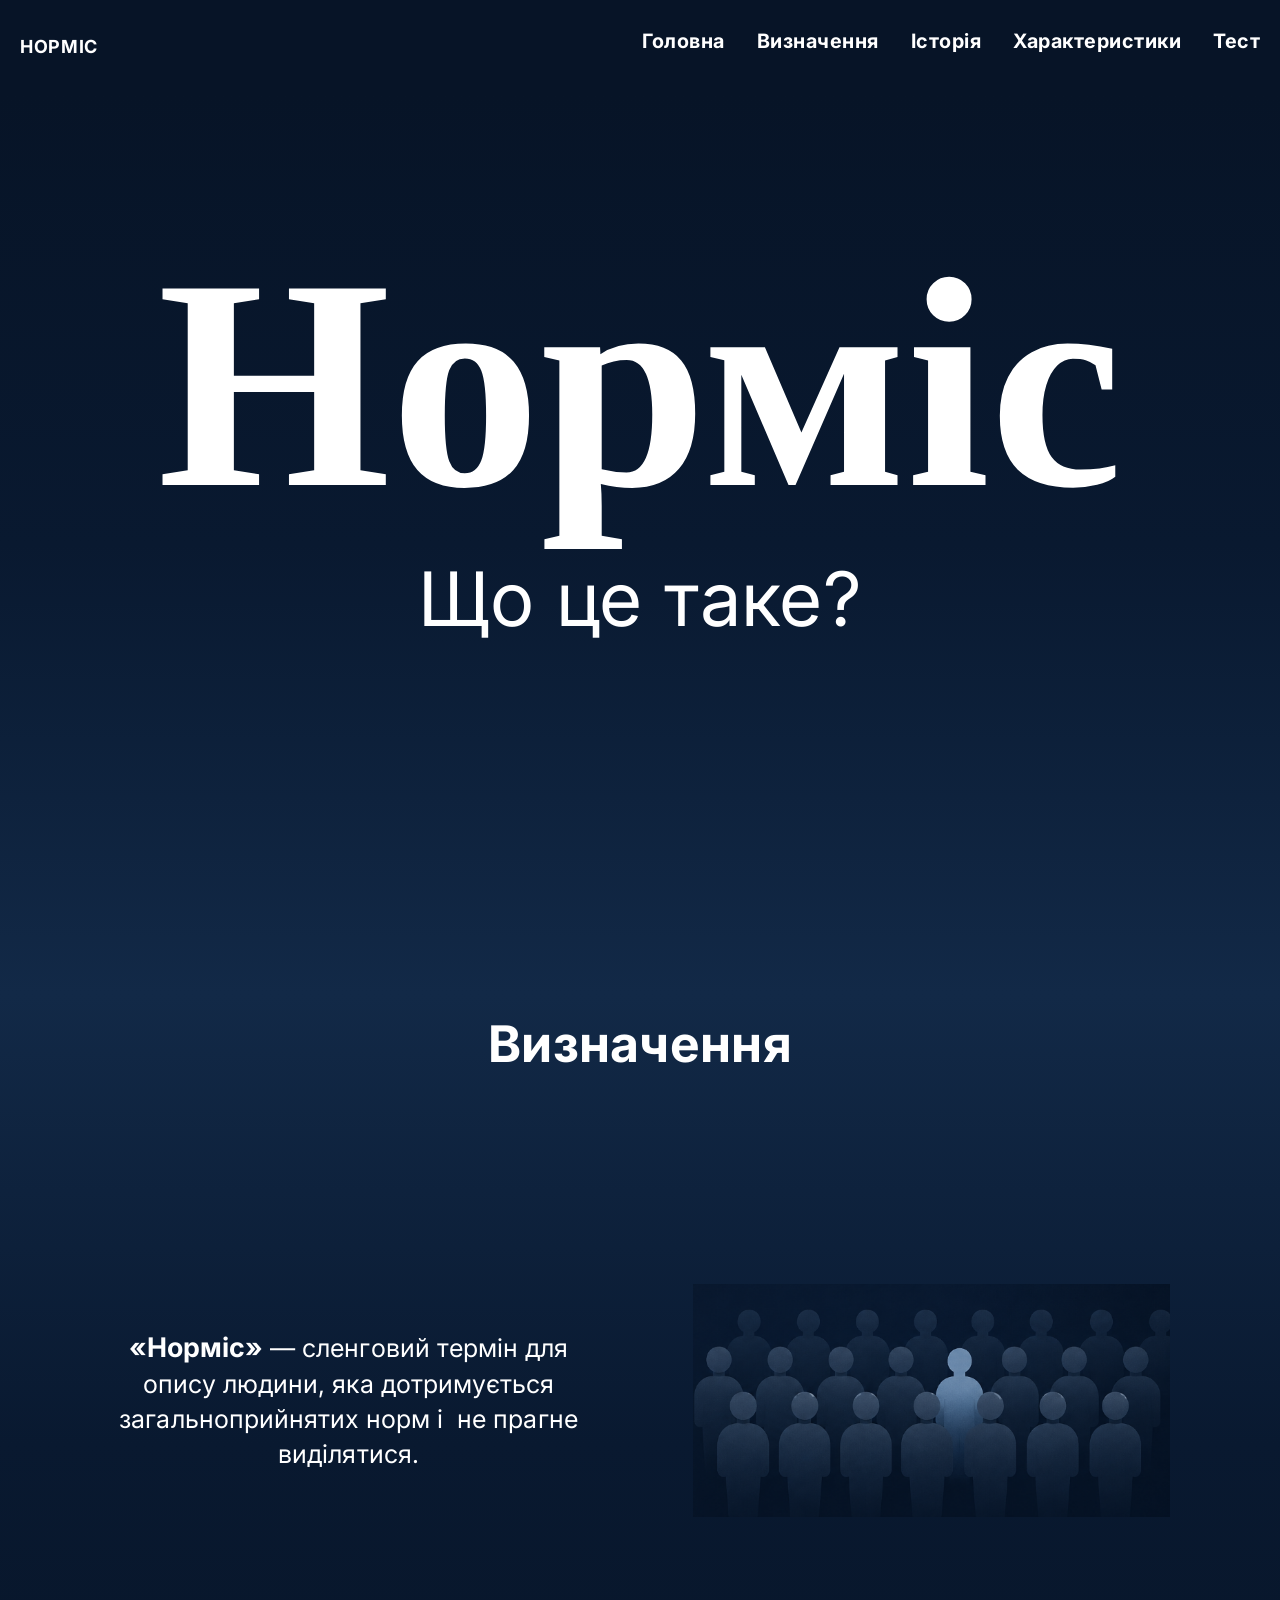
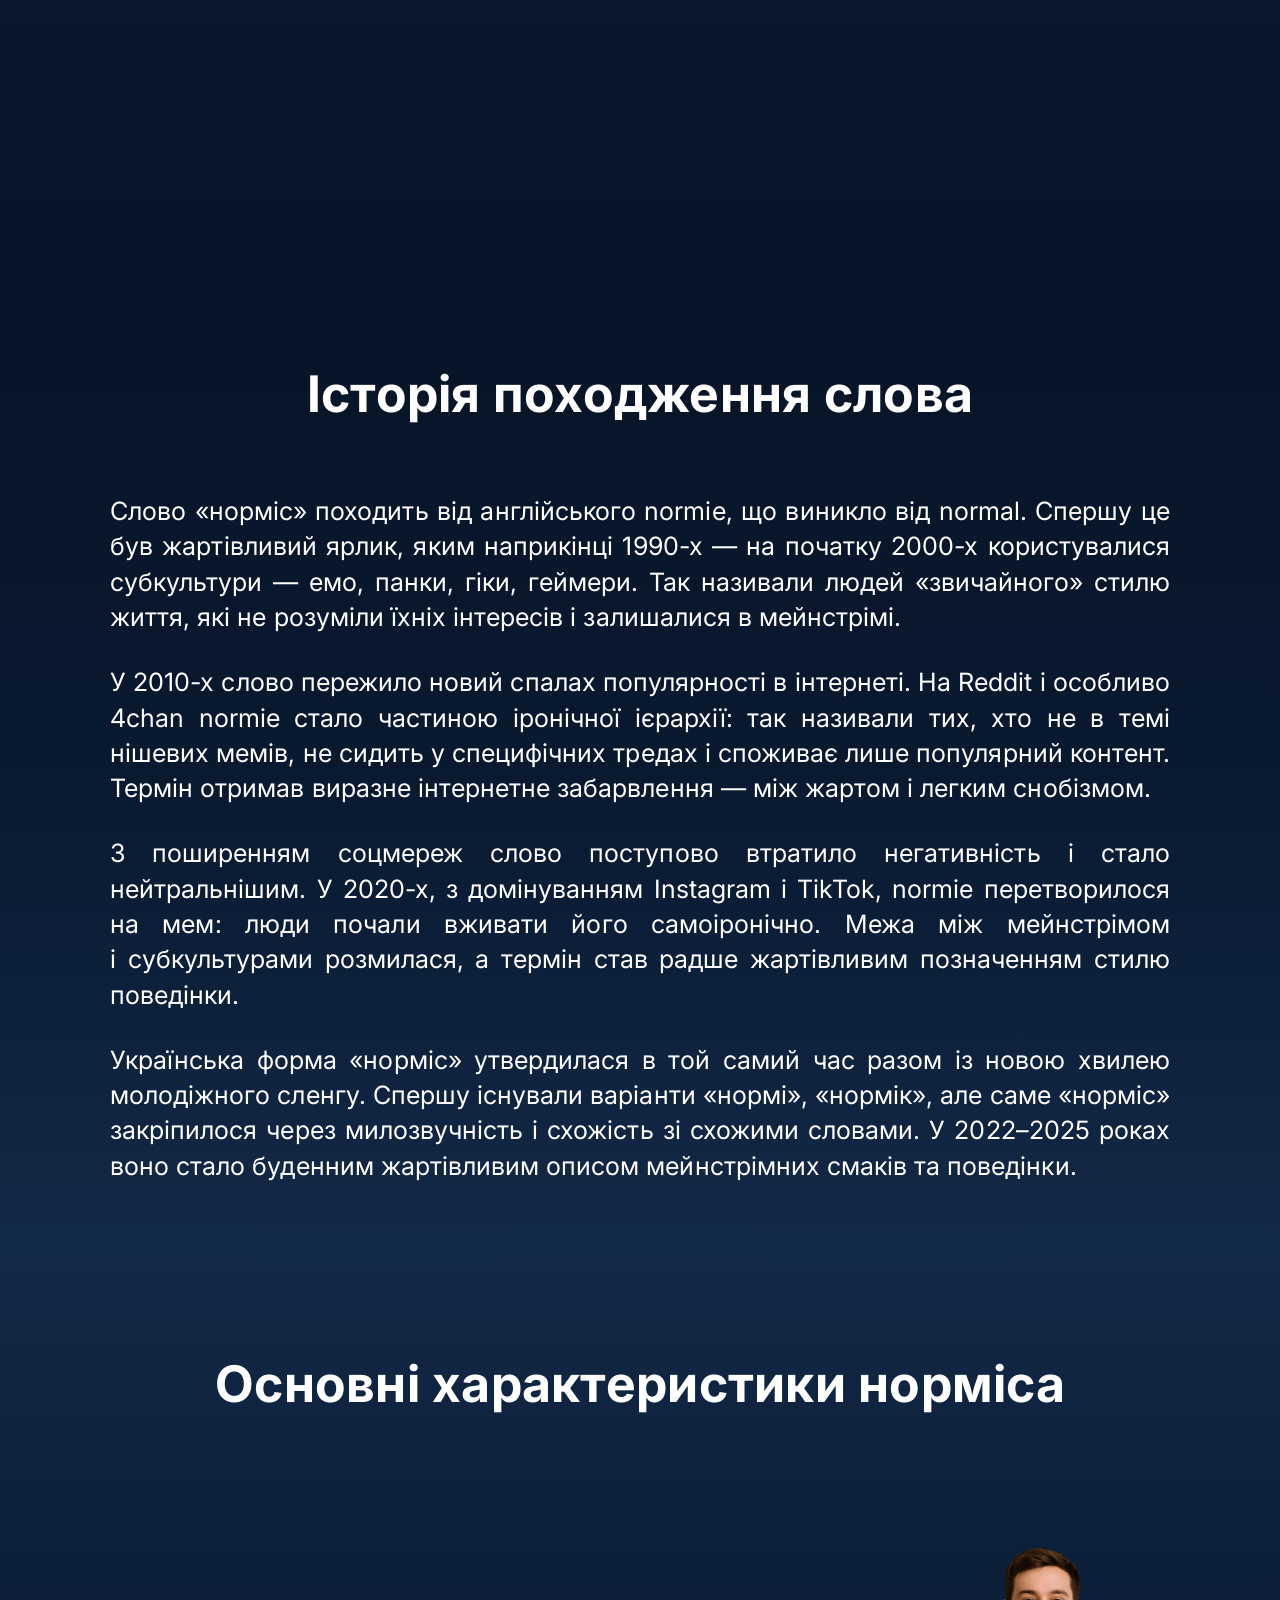
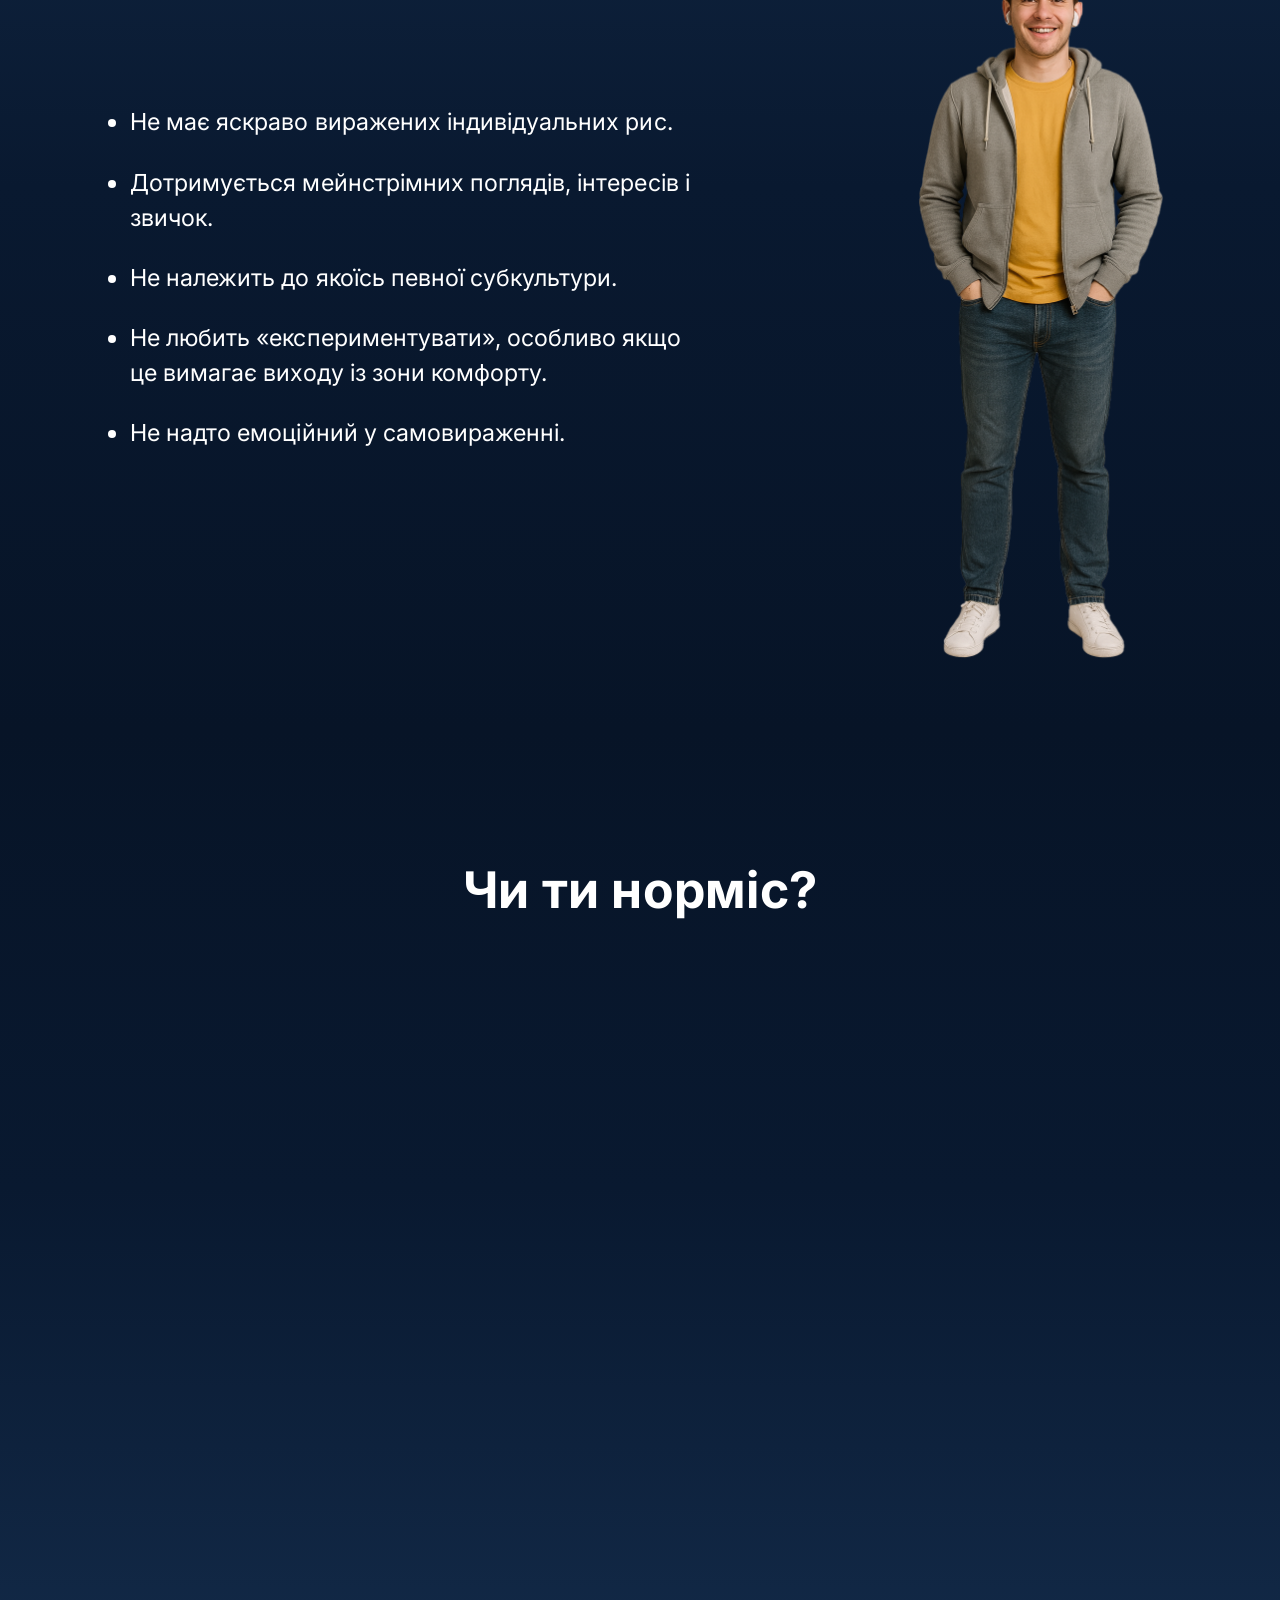
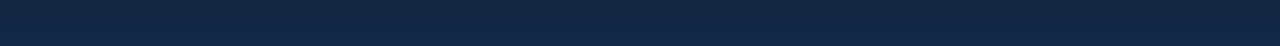
<file: index.html>
<!DOCTYPE html>
<html lang="uk">
<head>
    <meta charset="UTF-8">
    <meta name="viewport" content="width=device-width, initial-scale=1.0">
    <title>мій лендинг</title>

    <link rel="stylesheet" href="css/normalize.css">
    <link rel="stylesheet" href="css/fonts.css">
    <link rel="stylesheet" href="css/layout.css">
    <link rel="stylesheet" href="css/style.css">
    <link rel="stylesheet" href="css/header.css">
    <link rel="stylesheet" href="css/definition.css">
    <link rel="stylesheet" href="css/history.css">
    <link rel="stylesheet" href="css/characteristics.css">
    <link rel="stylesheet" href="css/quiz.css">
    <link rel="stylesheet" href="css/nav.css">
    <link rel="stylesheet" href="css/burger.css">
</head>

<body id="top">

    <nav>
        <div class="navbar">
            <a href="#top" class="logo">
                <span>Норміс</span>
            </a>
            <div class="navigation">
                <button class="nav-icon">
                    <span></span><span></span><span></span><span></span>
                </button>
                <ul class="level_1">
                    <li><a class="nav-link" href="#top">Головна</a></li>
                    <li><a class="nav-link" href="#s1">Визначення</a></li>
                    <li><a class="nav-link" href="#s2">Історія</a></li>
                    <li><a class="nav-link" href="#s3">Характеристики</a></li>
                    <li><a class="nav-link" href="#s4">Тест</a></li>
                </ul>
            </div>
        </div>
    </nav>

    <header>
        <div class="inside">
            <div class="row">
                <div class="col c1">
                    <h1>Норміс</h1>
                    <h2>Що це таке?</h2>
                </div>
            </div>
        </div>
    </header>

    <section  id="s1" class="definition">
            <div class="container">
                <h3 class="title">Визначення</h3>
            </div>
        </div>

        <div class="container">
            <div class="row">
                <div class="col-image">
                    <img src="img/men_3.png" alt="Норміс">
                </div>

                <div class="col c2">
                    <p>
                        <b>«Норміс»</b>&nbsp;— сленговий термін для опису людини, яка дотримується загальноприйнятих норм і&nbsp; не прагне виділятися.
                    </p>
                </div>
            </div>
        </div>
    </section>

<section id="s2" class="history">
        <div class="container">
            <h3 class="title">Історія походження слова</h3>
        </div>
    </div>

    <div class="container">
        <div class="history-content">
            <p>Слово «норміс» походить від англійського normie, що виникло від normal. Спершу це був жартівливий ярлик, яким наприкінці 1990-х&nbsp;— на початку 2000-х користувалися субкультури — емо, панки, гіки, геймери. Так називали людей «звичайного» стилю життя, які не розуміли їхніх інтересів і&nbsp;залишалися в мейнстрімі.</p>

            <p>У&nbsp;2010-х слово пережило новий спалах популярності в інтернеті. На Reddit і&nbsp;особливо 4chan normie стало частиною іронічної ієрархії: так називали тих, хто не в темі нішевих мемів, не сидить у&nbsp;специфічних тредах і&nbsp;споживає лише популярний контент. Термін отримав виразне інтернетне забарвлення — між жартом і&nbsp;легким снобізмом.</p>

            <p>З&nbsp;поширенням соцмереж слово поступово втратило негативність і&nbsp;стало нейтральнішим. У&nbsp;2020-х, з&nbsp;домінуванням Instagram і&nbsp;TikTok, normie перетворилося на мем: люди почали вживати його самоіронічно. Межа між мейнстрімом і&nbsp;субкультурами розмилася, а&nbsp;термін став радше жартівливим позначенням стилю поведінки.</p>

            <p>Українська форма «норміс» утвердилася в&nbsp;той самий час разом із новою хвилею молодіжного сленгу. Спершу існували варіанти «нормі», «нормік», але саме «норміс» закріпилося через милозвучність і&nbsp;схожість зі схожими словами. У&nbsp;2022–2025 роках воно стало буденним жартівливим описом мейнстрімних смаків та поведінки.</p>
        </div>
    </div>
</section>

<section id="s3" class="characteristics">
        <div class="container">
            <h3 class="title">Основні характеристики норміса</h3>
        </div>
    </div>

    <div class="container">
        <div class="row">
            <div class="col-text">
                <ul class="char-list">
                    <li>Не має яскраво виражених індивідуальних рис.</li>
                    <li>Дотримується мейнстрімних поглядів, інтересів і звичок.</li>
                    <li>Не належить до якоїсь певної субкультури.</li>
                    <li>Не любить «експериментувати», особливо якщо це вимагає виходу із зони комфорту.</li>
                    <li>Не надто емоційний у самовираженні.</li>
                </ul>
            </div>

            <div class="col-image">
                <img src="img/man_2.png" alt="Норміс">
            </div>
        </div>
    </div>
</section>

<section id="s4" class="quiz-section">
        <h3 class="title">Чи ти норміс?</h3>
    </div>

    <div class="quiz-row">
        <div class="quiz-col">
            <p class="animate-on-scroll row-1">Ти знаєш, що таке інтернет-<br>сленг?</p>
            <p class="animate-on-scroll row-2">Ти коли-небудь сидів<br>на інтернет-форумах або Reddit?</p>
            <p class="animate-on-scroll row-3">Ти розумієш більшість інтернет-<br>мемів?</p>
        </div>
        
        <div class="quiz-col">
            <p class="animate-on-scroll row-1">Ти знаєш, що означають слова<br>"cringe", "based", "NPC"?</p>
            <p class="animate-on-scroll row-2">Ти часто пояснюєш меми<br>іншим людям?</p>
            <p class="animate-on-scroll row-3">Ти знаєш старі меми<br>з інтернету?</p>
        </div>
    </div>

    <div class="quiz-result animate-on-scroll row-4">
        <p>Якщо більшість відповідей "ні" —<br>можливо, ти норміс.</p>
    </div>
</section>

<script src="js/nav.js"></script>
<script src="js/script.js"></script>

</body>
</html>
</file>
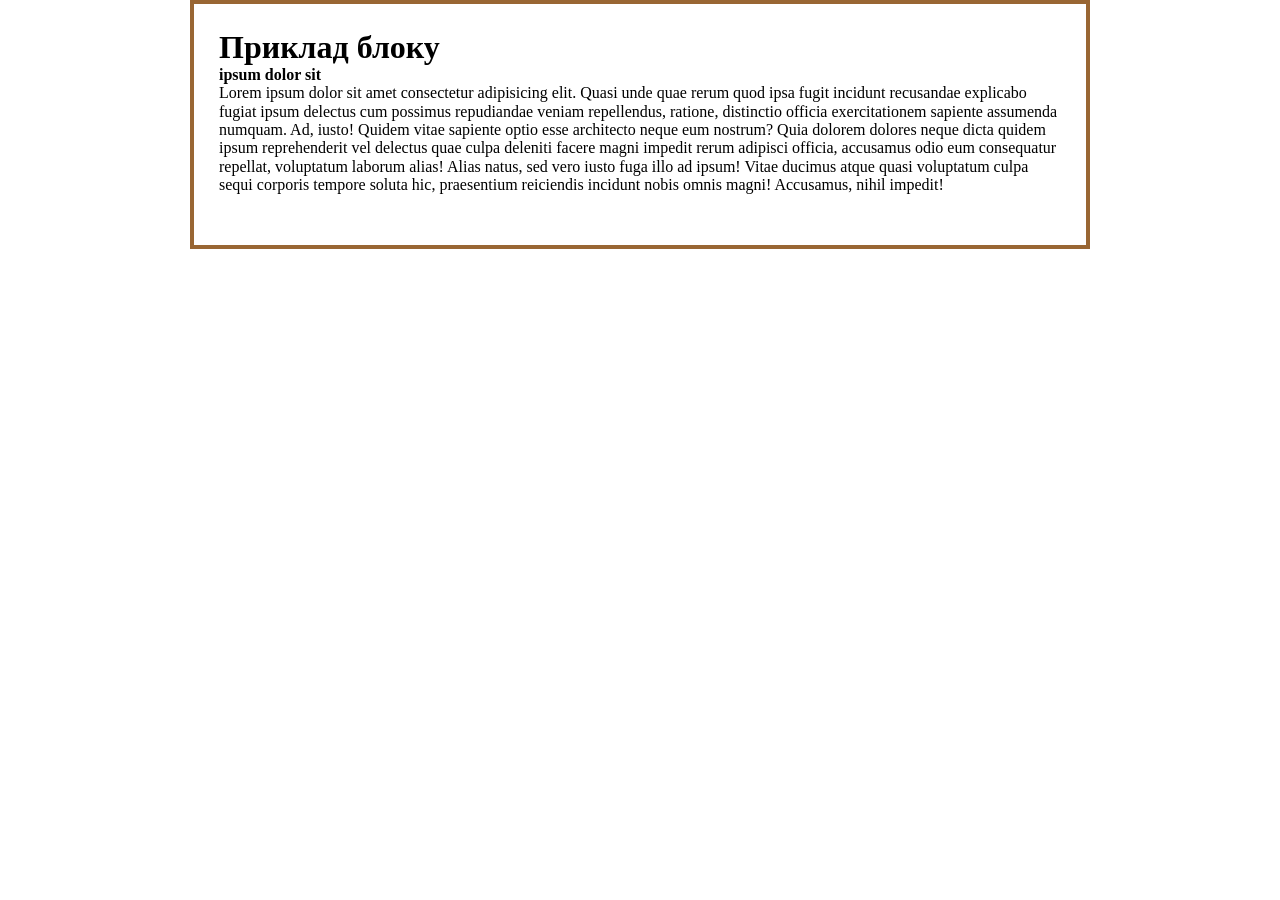
<file: block.html>
<!DOCTYPE html>
<html lang="uk">
<head>
    <meta charset="UTF-8">
    <meta name="viewport" content="width=device-width, initial-scale=1.0">
    <title>Поняття про блочну модель верстки</title>
    <link rel="stylesheet" href="CSS/normalize.css">
    <link rel="stylesheet" href="CSS/block-style.css">
</head>
<body>
    <div>
        <h1>Приклад блоку</h1>
        <p><span> ipsum dolor sit</span> Lorem ipsum dolor sit amet consectetur adipisicing elit. Quasi unde quae rerum quod ipsa fugit incidunt recusandae explicabo fugiat ipsum delectus cum possimus repudiandae veniam repellendus, ratione, distinctio officia exercitationem sapiente assumenda numquam. Ad, iusto! Quidem vitae sapiente optio esse architecto neque eum nostrum? Quia dolorem dolores neque dicta quidem ipsum reprehenderit vel delectus quae culpa deleniti facere magni impedit rerum adipisci officia, accusamus odio eum consequatur repellat, voluptatum laborum alias! Alias natus, sed vero iusto fuga illo ad ipsum! Vitae ducimus atque quasi voluptatum culpa sequi corporis tempore soluta hic, praesentium reiciendis incidunt nobis omnis magni! Accusamus, nihil impedit!</p>
    </div>
    
</body>
</html>
</file>
<file: css/fonts.css>
@font-face {
    font-family: "Inter"; 
    src: url('../fonts/Inter_18pt-Regular.woff') format('woff');
    font-style: normal;
    font-weight: 400;
    font-display: swap;
}


@font-face{
    font-family: "Inter";
    src: url('../fonts/Inter_18pt-Bold.woff') format('woff');
    font-style: normal;
    font-weight: 700;
    font-display: swap;
}

@font-face{
    font-family: "Tinos";
    src: url('../fonts/Tinos-Bold.woff') format('woff');
    font-style: normal;
    font-weight: 700;
    font-display: swap;
}
</file>
<file: css/layout.css>
:root {
    --txt-color-01: #fff;            /* Колір основного тексту */
    --txt-color-02: #fff;            /* Колір тексту інверсія */
    --header-color: #fff;            /* Колір заголовків */
    --lnk-color: #001735;            /* Колір покликань */ 
    --lnk-hover: #004d5d;            /* Колір при наведенні */
    --bg-main-color: #071427;        /* Колір основного фону */
    --bg-second-color: #122947;        /* Колір фону2 */
    --max-width: 1280px;
    --mob-padding: 20px;
    --ver-padding: 50px;
    --bord-radius: 20px;
    --ipad-padding: 20px;
    --brg-width: 30px;
    --brg-color: #fff;
}

html, body {
    font-family : "Inter", sans-serif;
    font-optical-sizing: auto;
    font-weight: 400;
    font-size: 18px;
    line-height: 1.4;                   /* Міжрядковий інтервал */
    font-style: normal;
    color: var(--txt-color-01);
    background: var(--bg-main-color);
    margin: 0; 
    padding: 0;                      
}

header, section {
    overflow: hidden;
    margin-top: 0 !important;
    margin-bottom: 0 !important;
}

header, 
.history, 
.quiz-section {
    background: linear-gradient(180deg, #071427 0%, #091930 50%, #122947 100%);
}

.definition, 
.characteristics {
    background: linear-gradient(180deg, #122947 0%, #091930 50%, #071427 100%);
}

.wrapper {
    display: flex;
    flex-direction: column;
    min-height: 100dvh;
    margin-left: auto;
    margin-right: auto;
    position: relative;
}

.title {
    text-align: center;
    font-family: "Inter", sans-serif;
    font-weight: 700;                 
    font-size: 2.8rem;
    margin: 0;                        
    padding-top: 70px;              
    padding-bottom: 70px;            
}

.definition .title {
    padding-top: 0;
    margin-top: 0;
}

#top section > div {
    max-width: 1100px;
    margin-left: auto;
    margin-right: auto;
}

h1 {
    font-family: "Tinos", sans-serif;
    font-style: normal;
    font-size: 16.67rem;
}

h2, h3, h4, h5, h6 {
    font-family : "Inter", sans-serif;
    font-style: normal;
}

h2 { font-size: 4.17rem;}
h3 { font-size: 2.8rem;}

header > .inside,
footer > .inside,
section > .inside,
.container {                           
    max-width: var(--max-width);
    margin-left: auto;
    margin-right: auto;
    padding-left: var(--ipad-padding);
    padding-right: var(--ipad-padding);
}

.fullscreen-center {
    display: flex;
    flex-direction: column;    
    justify-content: center;    
    align-items: center;        
    min-height: 100vh;          
    text-align: center;
}

.img-box img {
    display: block;
    width: 100%;
}
</file>
<file: css/style.css>
/* style.css — Загальні властивості елементів */

html, body {
    font-family : "Inter", sans-serif;  /* Гарнітура для основного тексту */
    font-size: 18px;        /* Розмір шрифта основного тексту */
    line-height: 1.4;       /* Міжрядковий інтервал основного тексту в %/100 */
    letter-spacing: .002em; /* Міжлітерний інтервал основного тексту збільшений на 2/1000 Em */
    scroll-behavior: smooth;/* Плавна прокрутка під час переходу за якорем (ancor) */
}

h1{
    font-family: "Tinos", sans-serif;
    font-style: normal;
}

h2, h3, h4, h5, h6 {
    font-family : "Inter", sans-serif;  /* Гарнітура для заголовків */
    font-weight: 400;                       /* Накреслення для заголовків */
    line-height: 1.2;                       /* Міжрядковий інтервал для заголовків в %/100 */
    letter-spacing: 0.005em;                /* Міжлітерний інтервал основного тексту збільшений на 2/1000 Em */
    margin: 0 0 .5em;                       /* Відступ знизу після заголовку */
    text-align: left;                       /* Вирівнювання тексту заголовків */
}

h1 { font-size: 16.67rem;}
h2 { font-size: 4.17rem;}
h3 { font-size: 2,8rem;}

p {
    margin-bottom: .75em;   /* Відступ знизу після абзацу */
}

a {
    color: var(--txt-color-01);  /* Основний колір текстових лінків */
    text-decoration: none;
}

a:hover {
    color: var(--txt-color-01);  /* Колір текстових лінків (hover) при наведенні курсору */
    text-decoration: none;
}

.img-box svg,
.img-box img {
    display: block; /* Відображати зображення (<img>, <svg>) всередині контейнера .img-box як блочний елемент */
    width: 100%;
}

/* *************************************************************** */
</file>
<file: css/header.css>
CSS
header {
    background-color: var(--bg-main-color);
    background-repeat: no-repeat;
    background-size: cover;
    background-position: center;
}

header .row {
    min-height: 100vh;
    display: flex;
    flex-direction: column;   /
    justify-content: flex-start; 
    align-items: center;     
    text-align: center;
    padding-top: 140px; 
}

header .col.c1 {       
    font-weight: 700;
}

header h1 {
    font-size: 16.67rem;
    text-align: center;
    margin-top: 0;
    margin-bottom: 0;
    line-height: 1; 
}

header .col.c1 h2 {       
    margin-top: 20px; 
}

header h2 {
    font-size: 4.17rem;
    text-align: center;
    margin-bottom: 0;
}

.fullscreen-center {
    display: flex;
    flex-direction: column;
    justify-content: center;
    align-items: center;
    gap: 0; 
}
</file>
<file: css/definition.css>
.definition {
    min-height: 100vh;          
    display: flex;
    flex-direction: column;      
    justify-content: flex-start; 
    box-sizing: border-box;
    padding-top: 20px;          
    padding-bottom: 140px;     
}

.definition .container {
    max-width: 960px; 
    width: 100%;                 
    margin: 0 auto;
    padding: 0 20px;
    box-sizing: border-box;
}

.definition .row {
    display: flex;
    flex-direction: row-reverse; 
    align-items: center;
    justify-content: space-between; 
    gap: 40px; 
    width: 100%;
    margin-top: 140px;    
}

.col-image {
    width: 45%; 
    flex-shrink: 0;
}

.col-image img {
    width: 100%;
    display: block;
    height: auto;
}

.col.c2 { 
    text-align: center;            
    width: 45%;
}

.col.c2 p {
    font-family: "Inter", sans-serif;
    font-size: 1.4rem;           
    margin: 0;
}

.col.c2 b {
    font-size: 1.5rem; 
    font-weight: 700;
}

section {
    min-height: auto;          
    display: block; 
}

.row {
    display: flex;
    align-items: center;
    width: 100%;
}
</file>
<file: css/history.css>
.history {
    background-color: var(--bg-second-color);
    background-repeat: no-repeat;
    background-size: cover;
    background-position: center;
    padding-bottom: 60px;
}

.history-content {
    margin: 0 auto; 
}

.history-content p {
    font-family: "Inter", sans-serif;
    font-size: 1.4rem;
    
    text-align: justify; 
    
    margin-bottom: 30px; 
}

.history-content p:last-child {
    margin-bottom: 0;
}
</file>
<file: css/characteristics.css>
.characteristics {
    min-height: 100vh;         
    display: flex;
    flex-direction: column;
    justify-content: center;   
    box-sizing: border-box;
    padding-top: 40px;
    padding-bottom: 40px;
}

.characteristics .container {
    max-width: 960px; 
    width: 100%;
    margin: 0 auto;
    padding: 0 20px;
    box-sizing: border-box;
}

.characteristics .row {
    display: flex;
    flex-direction: row;         
    align-items: center;      
    justify-content: space-between; 
    gap: 40px; 
    width: 100%;
    margin-top: 40px;
}

.characteristics .col-text {
    width: 55%;                  
    text-align: left;  
    align-self: flex-start;               
    margin-top: 20vb; 
}

.char-list {
    list-style-type: disc;
    padding-left: 20px;       
    margin: 0;
}

.char-list li {
    font-family: "Inter", sans-serif;
    font-size: 1.3rem; 
    line-height: 1.5;
    margin-bottom: 25px; 
    color: var(--txt-color-01);
}

.char-list li:last-child {
    margin-bottom: 0;          
}

.characteristics .col-image {
    width: 25%;                
    flex-shrink: 0;
}

.characteristics .col-image img {
    width: 100%;
    height: auto;
    display: block;
}
</file>
<file: css/quiz.css>
.quiz-section {
    background-color: var(--bg-main-color);
    padding-top: 60px;
    padding-bottom: 80px;
}

.quiz-row {
    display: flex;
    justify-content: center; /* Центрує весь блок питань посередині */
    gap: 80px;              /* Фіксований відступ між колонками */
    max-width: 960px;
    margin: 0 auto 100px auto;
    padding: 0;          
}

.quiz-col {
    width: 380px;        
    display: flex;
    flex-direction: column;
    gap: 50px;
}

.quiz-col p {
    font-family: "Inter", sans-serif;
    font-size: 1.3rem;
    margin: 0;
    line-height: 1.4;
    color: #ffffff;
    min-height: 100px; 
}

.quiz-result {
    text-align: center;
}

.quiz-result p {
    font-family: "Inter", sans-serif;
    font-size: 1.4rem;
    color: #ffffff;
    margin: 0;
    line-height: 1.5;
}


.animate-on-scroll {
    opacity: 0;
    transform: translateY(40px);
    transition: opacity 1.4s cubic-bezier(0.215, 0.610, 0.355, 1), 
                transform 1.4s cubic-bezier(0.215, 0.610, 0.355, 1);
}

.animate-on-scroll.visible {
    opacity: 1;
    transform: translateY(0);
}

.row-1 {
    transition-delay: 0s; 
}
.row-2 {
    transition-delay: 0.3s; 
}
.row-3 {
    transition-delay: 0.6s; 
}
.row-4 {
    transition-delay: 0.9s; 
}
</file>
<file: css/nav.css>
nav {
    /* background: var(--bg-nav-1); */
    background: transparent; /* Колір фону навігаційної панелі 1 */
    background-repeat: no-repeat;
    background-position: bottom;
    position: relative;
    width: 100%;
    z-index: 95;
}

nav.topfixed {
    /* Робимо фон напівпрозорим */
    background-color: rgba(0, 23, 53, 0.85); 
    
    /* Додаємо ефект розмиття (Glassmorphism), щоб текст під меню "затуманювався" */
    backdrop-filter: blur(10px);
    -webkit-backdrop-filter: blur(10px); /* Для підтримки Safari */
    
    /* Додаємо легку тінь, щоб відділити плашку від контенту */
    box-shadow: 0 4px 15px rgba(0, 0, 0, 0.2);
    
    /* Фіксуємо зверху */
    position: fixed;
    top: 0;
    left: 0;
    width: 100%;
    
    /* Додаємо плавний перехід */
    transition: background-color 0.3s ease, backdrop-filter 0.3s ease;
}


nav.topfixed {
    background: var(--bg-nav-1);
    position: fixed;
}

/* nav::before {
    content: '';
    display: block;
    width: 100%;
    height: 100%;
    position: absolute;
    transform: translateY(-100%);
    transition: transform .1s ease;
} */

nav.topfixed::before {
    transform: none;
}

.navbar {
    display: flex;
    justify-content: space-between;     /* Схема вирівнювання лого та меню (desktop) по основній осі (main axis) */
    align-items: center;                /* Схема вирівнювання лого та меню (desktop) по додатковій осі (cross axis) */
    margin-left: auto;                  /* Центрування блоку всередині nav по-горизонталі */
    margin-right: auto;                 /* Центрування блоку всередині nav по-горизонталі */
    max-width: var(--max-width);        /* Ширина .nav-inside не більше 1280px */
    padding: var(--mob-padding);        /* Внутрішні відступи */
    position: relative;
    transition: all .3s ease-in-out;
}

.topfixed .navbar {
    justify-content: space-between;     /* Схема вирівнювання лого та меню (desktop) по основній осі (main axis) після прокрутки */
    /* border-bottom-left-radius: var(--bord-radius); */
    /* border-bottom-right-radius: var(--bord-radius); */
    /* background-image: url(../img/image-in-top.jpg); */
    /* background-color: rgba(10,10,10,.5); */
    /* background-blend-mode: multiply; */
    /* background-size: cover; */
    padding-top: 12px;      /* Внутрішні відступи після прокрутки */
    padding-bottom: 12px;   /* Внутрішні відступи після прокрутки */
}

.logo {
    display: flex;
    width: var(--logo-width);
    line-height: .7;
    transform: scale(1);
    transform-origin: left center;
    align-items: center;    /* Вирівнювання по додатковій осі */
    transition: all .3s ease-in-out;
    text-decoration: none;
}

.logo img {
    max-width: 50%;
    height: auto;
}

.logo:hover {
    text-decoration: none;
}

.topfixed .logo {
    transform: scale(.8);
    opacity: 1;
    display: flex;
}

.logo img {
    margin-right: 15px;
}

.logo span {
    color: var(--logo-color-1);
    font-size: 1.1; /* 0.85 * font-size body */
    line-height: 1.4;
    letter-spacing: .035em;
    font-weight: 600;
    text-transform: uppercase;
    max-width: 80px;
}

nav .navbar {
    overflow: visible;
}

.nav-icon {
    display: none;
    z-index: 99;
}

.navigation a {
    display: block;
    color: var(--nav-color-1);  /* Основний колір меню */
    font-size: 1.1rem;           /* Розмір тексту меню */
    font-weight: 600;           /* Накреслення тексту меню */
    letter-spacing: .025em;
    padding: 8px 0 18px;
    margin-left: 32px;
    text-decoration: none;
    position: relative;
    transition: all .3s ease;
}

.navigation a:hover {
    color: var(--nav-color-2); /* Основний колір меню (hover) */
}

.topfixed .navigation a {
    color: var(--nav-color-3); /* Колір меню після прокрутки */
}

.topfixed .navigation a:hover {
    color: var(--nav-color-4); /* Колір меню (hover) після прокрутки */
}

.navigation ul {
    list-style: none;
    display: flex;
    justify-content: flex-end;
}

.navigation li {
    display: inline-block;
    vertical-align: middle;
}

a:hover, a:focus, a:active {
    text-decoration: none;
}

.overlay {
    background-color: #333;
    opacity:.3;
    position: absolute;
    left:0; top:0;
    width:100dvw;
    height:100dvh;
}

@media screen and (max-width: 767px) {

    .navbar {
        justify-content: space-between;
    }

    .navigation ul {
        background-color: var(--bg-nav-2);
        display: flex;
        flex-direction: column;
        visibility: visible;
        justify-content: flex-start;
        align-items: flex-start;
        width: 70vw; /* 70% from Viewport width */
        height: 100dvh; /* 100% Dynamic viewport height */
        position: absolute;
        right: 0;
        top: 0;
        padding-top: 80px;
        transform: translateY(-100%);
        transition: transform .35s ease;
    }

    .open .navigation ul {
        transform: translateY(0);
    }

    .open ul li {
        /* display: block; */
        width: 100%;
        border-bottom: 1px solid #444;
        margin-left: 0;
    }

    .open ul a {
        color: var(--nav-color-3);  /* Основний колір мобільного меню */
        padding-top: 12px;
        padding-bottom: 12px;
    }

    .open ul a:hover {
        color: var(--nav-color-4);  /* Основний колір мобільного меню (hover) */
    }
}
</file>
<file: css/burger.css>
.nav-icon {
  background: transparent;
  border: none;
  outline: none;
  display: none;
  visibility: hidden;
  width: var(--brg-width);   /* Ширина бургера */
  height: var(--brg-height); /* Висота бургера */
  position: relative;
}

.nav-icon span {
  background-color: var(--nav-color-1);
  display: block;
  position: absolute;
  left:0;
  width: 100%;
  height: var(--brg-weight);
}

.topfixed .nav-icon span {
  background-color: var(--brg-color-1);
}

.nav-icon span {
  opacity: 1;
  left: 0;
  -webkit-transform: rotate(0deg);
  -moz-transform: rotate(0deg);
  -o-transform: rotate(0deg);
  transform: rotate(0deg);
  -webkit-transition: .25s cubic-bezier(.47,.02,.53,.92);
  -moz-transition: .25s cubic-bezier(.47,.02,.53,.92);
  -o-transition: .25s cubic-bezier(.47,.02,.53,.92);
  transition: .25s cubic-bezier(.47,.02,.53,.92);
}

.nav-icon.open span {
  background: #fff;
}

.nav-icon span:nth-child(1) {
  top: 0;
}

.nav-icon span:nth-child(2),
.nav-icon span:nth-child(3) {
  top: calc(50% - (var(--brg-weight)/2));
  width: 100%;
  right:0;
  left:auto;
}

.nav-icon span:nth-child(4) {
  bottom: 0;
  width: 100%;
}

.nav-icon.open span:nth-child(1) {
  bottom: 0;
  width: 0;
  left: 50%;
}

.nav-icon.open span:nth-child(2) {
  -webkit-transform: rotate(45deg);
  -moz-transform: rotate(45deg);
  -o-transform: rotate(45deg);
  transform: rotate(45deg);
}

.nav-icon.open span:nth-child(3) {
  -webkit-transform: rotate(-45deg);
  -moz-transform: rotate(-45deg);
  -o-transform: rotate(-45deg);
  transform: rotate(-45deg);
}

.nav-icon.open span:nth-child(4) {
  bottom: 0;
  width: 0;
  left: 50%;
}

@media screen and (max-width: 767px) {
  .nav-icon {
      display:block;
      visibility: visible;
  }
}
</file>
<file: CSS/block-style.css>
div{
    border: 4px solid #963;
    max-width: 900px;
    margin-left: auto; /* Центрування блоку */
    margin-right: auto; /* по горизонталі */
    padding: 25px;
    padding-bottom: 50px;
}

div span{
    display: block;
    font-weight: bolder;
}
</file>
